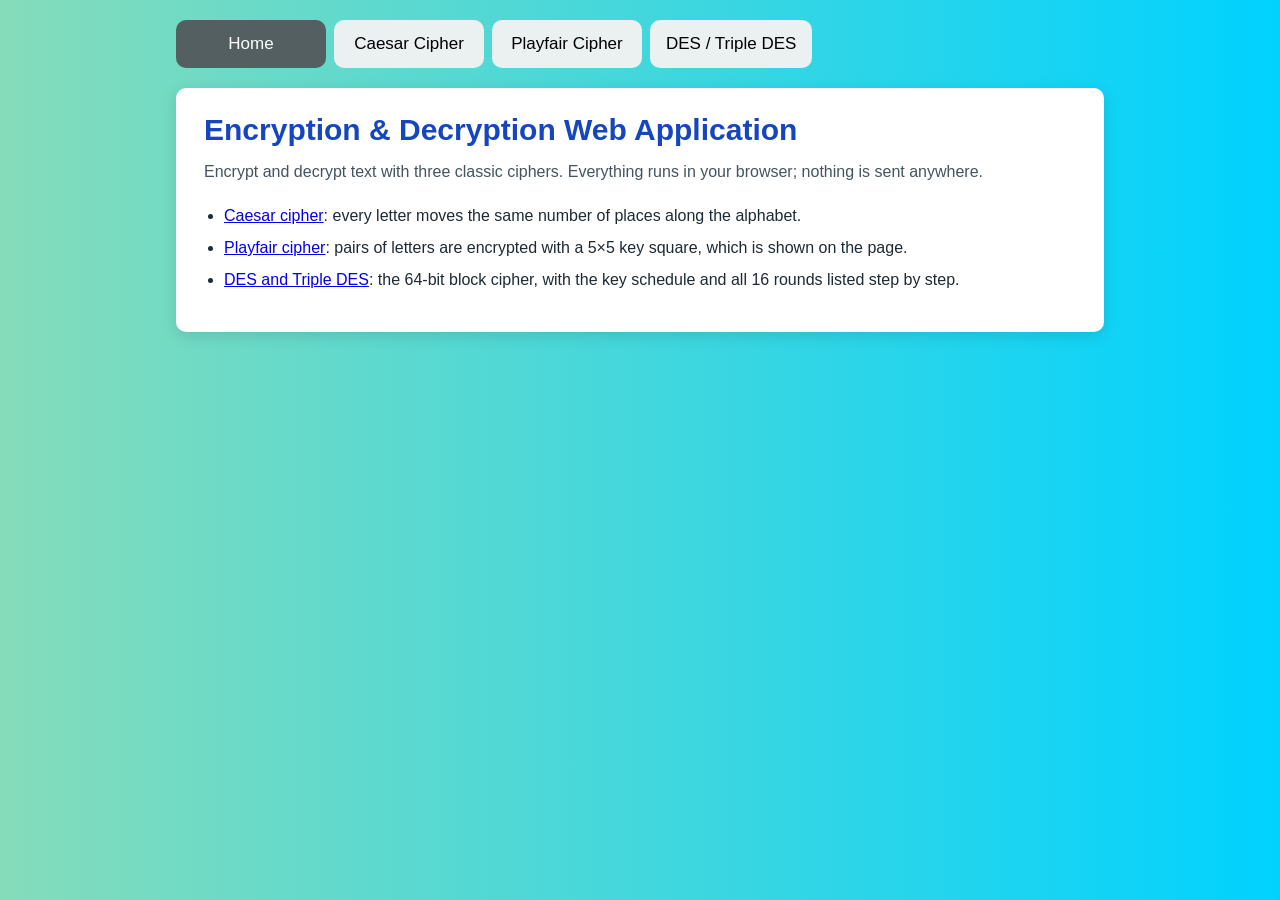
<file: index.html>
<!DOCTYPE html>
<html lang="en">
<head>
	<meta charset="utf-8">
	<meta name="viewport" content="width=device-width, initial-scale=1">
	<title>Encryption &amp; Decryption Web Application</title>
	<link rel="stylesheet" href="css/style.css">
</head>
<body>
	<nav class="site-nav">
		<ul>
			<li><a href="index.html" aria-current="page">Home</a></li>
			<li><a href="caesar-cipher.html">Caesar Cipher</a></li>
			<li><a href="playfair.html">Playfair Cipher</a></li>
			<li><a href="DES.html">DES / Triple DES</a></li>
		</ul>
	</nav>

	<main>
		<h1>Encryption &amp; Decryption Web Application</h1>
		<p class="intro">Encrypt and decrypt text with three classic ciphers. Everything runs in your browser; nothing is sent anywhere.</p>
		<ul class="cipher-list">
			<li><a href="caesar-cipher.html">Caesar cipher</a>: every letter moves the same number of places along the alphabet.</li>
			<li><a href="playfair.html">Playfair cipher</a>: pairs of letters are encrypted with a 5&times;5 key square, which is shown on the page.</li>
			<li><a href="DES.html">DES and Triple DES</a>: the 64-bit block cipher, with the key schedule and all 16 rounds listed step by step.</li>
		</ul>
	</main>
</body>
</html>
</file>
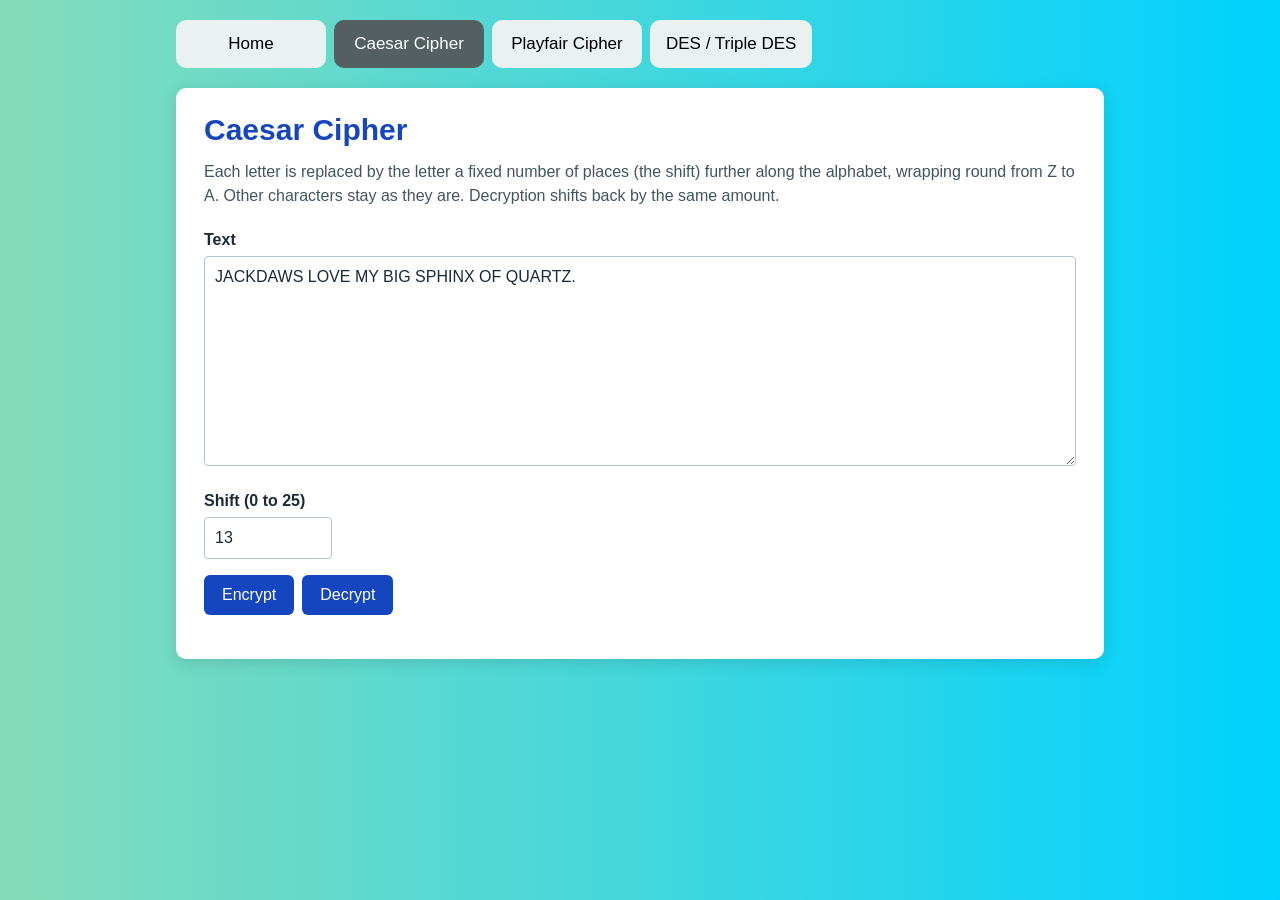
<file: caesar-cipher.html>
<!DOCTYPE html>
<html lang="en">
<head>
	<meta charset="utf-8">
	<meta name="viewport" content="width=device-width, initial-scale=1">
	<title>Caesar Cipher | Encryption &amp; Decryption</title>
	<link rel="stylesheet" href="css/style.css">
	<script src="js/caesar.js"></script>
</head>
<body>
	<nav class="site-nav">
		<ul>
			<li><a href="index.html">Home</a></li>
			<li><a href="caesar-cipher.html" aria-current="page">Caesar Cipher</a></li>
			<li><a href="playfair.html">Playfair Cipher</a></li>
			<li><a href="DES.html">DES / Triple DES</a></li>
		</ul>
	</nav>

	<main>
		<h1>Caesar Cipher</h1>
		<p class="intro">Each letter is replaced by the letter a fixed number of places (the shift) further along the alphabet, wrapping round from Z to A. Other characters stay as they are. Decryption shifts back by the same amount.</p>

		<form action="#" onsubmit="return false;">
			<div class="field">
				<label for="text">Text</label>
				<textarea id="text" rows="8">JACKDAWS LOVE MY BIG SPHINX OF QUARTZ.</textarea>
			</div>
			<div class="field">
				<label for="shift">Shift (0 to 25)</label>
				<input type="number" id="shift" value="13" min="0" max="25">
			</div>
			<div class="buttons">
				<button type="button" onclick="doCrypt(false);">Encrypt</button>
				<button type="button" onclick="doCrypt(true);">Decrypt</button>
			</div>
		</form>
	</main>
</body>
</html>
</file>
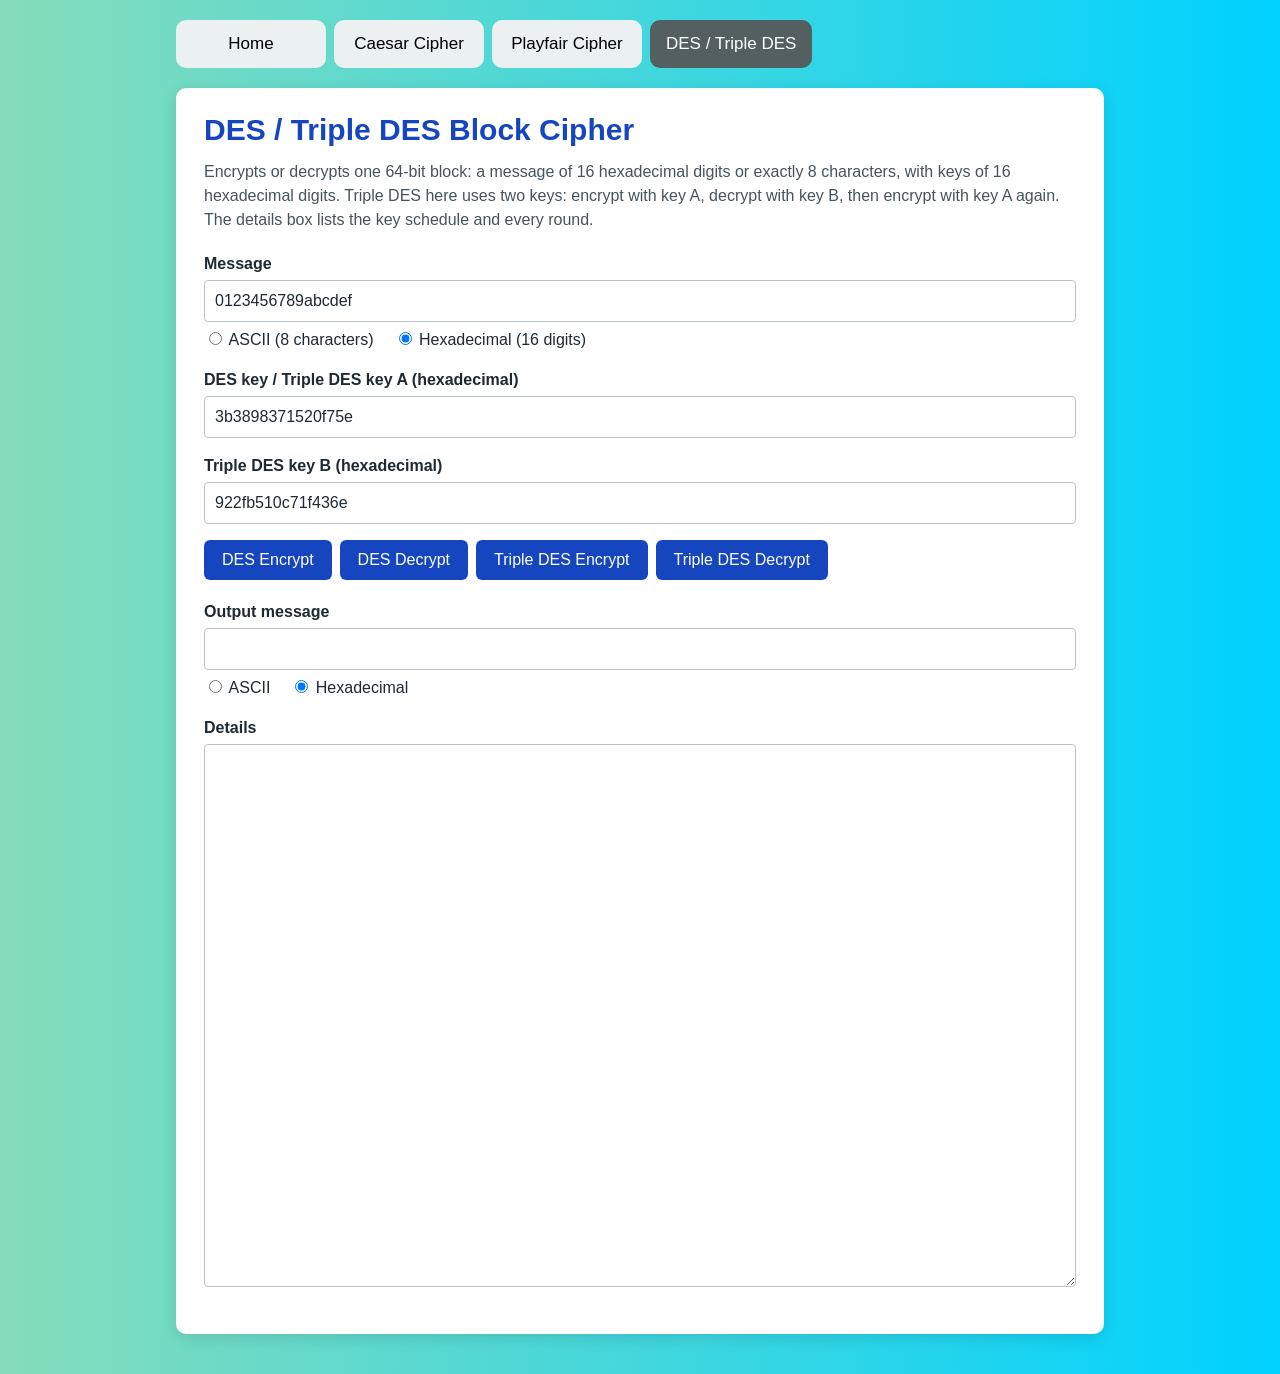
<file: DES.html>
<!DOCTYPE html>
<html lang="en">
<head>
	<meta charset="utf-8">
	<meta name="viewport" content="width=device-width, initial-scale=1">
	<title>DES / Triple DES | Encryption &amp; Decryption</title>
	<link rel="stylesheet" href="css/style.css">
	<script src="js/des.js"></script>
</head>
<body>
	<nav class="site-nav">
		<ul>
			<li><a href="index.html">Home</a></li>
			<li><a href="caesar-cipher.html">Caesar Cipher</a></li>
			<li><a href="playfair.html">Playfair Cipher</a></li>
			<li><a href="DES.html" aria-current="page">DES / Triple DES</a></li>
		</ul>
	</nav>

	<main>
		<h1>DES / Triple DES Block Cipher</h1>
		<p class="intro">Encrypts or decrypts one 64-bit block: a message of 16 hexadecimal digits or exactly 8 characters, with keys of 16 hexadecimal digits. Triple DES here uses two keys: encrypt with key A, decrypt with key B, then encrypt with key A again. The details box lists the key schedule and every round.</p>

		<form name="stuff" action="#" onsubmit="return false;">
			<div class="field">
				<label for="indata">Message</label>
				<input type="text" id="indata" name="indata" class="mono" value="0123456789abcdef" autocomplete="off" spellcheck="false">
				<div class="choices">
					<label><input type="radio" name="intype"> ASCII (8 characters)</label>
					<label><input type="radio" name="intype" checked> Hexadecimal (16 digits)</label>
				</div>
			</div>
			<div class="field">
				<label for="key">DES key / Triple DES key A (hexadecimal)</label>
				<input type="text" id="key" name="key" class="mono" value="3b3898371520f75e" autocomplete="off" spellcheck="false">
			</div>
			<div class="field">
				<label for="keyb">Triple DES key B (hexadecimal)</label>
				<input type="text" id="keyb" name="keyb" class="mono" value="922fb510c71f436e" autocomplete="off" spellcheck="false">
			</div>
			<div class="buttons">
				<button type="button" onclick="do_des(true);">DES Encrypt</button>
				<button type="button" onclick="do_des(false);">DES Decrypt</button>
				<button type="button" onclick="do_tdes(true);">Triple DES Encrypt</button>
				<button type="button" onclick="do_tdes(false);">Triple DES Decrypt</button>
			</div>
			<div class="field">
				<label for="outdata">Output message</label>
				<input type="text" id="outdata" name="outdata" class="mono" readonly>
				<div class="choices">
					<label><input type="radio" name="outtype" onclick="format_DES_output();"> ASCII</label>
					<label><input type="radio" name="outtype" checked onclick="format_DES_output();"> Hexadecimal</label>
				</div>
			</div>
			<div class="field">
				<label for="details">Details</label>
				<textarea id="details" name="details" class="mono" rows="25" wrap="off" readonly spellcheck="false"></textarea>
			</div>
		</form>
	</main>
</body>
</html>
</file>
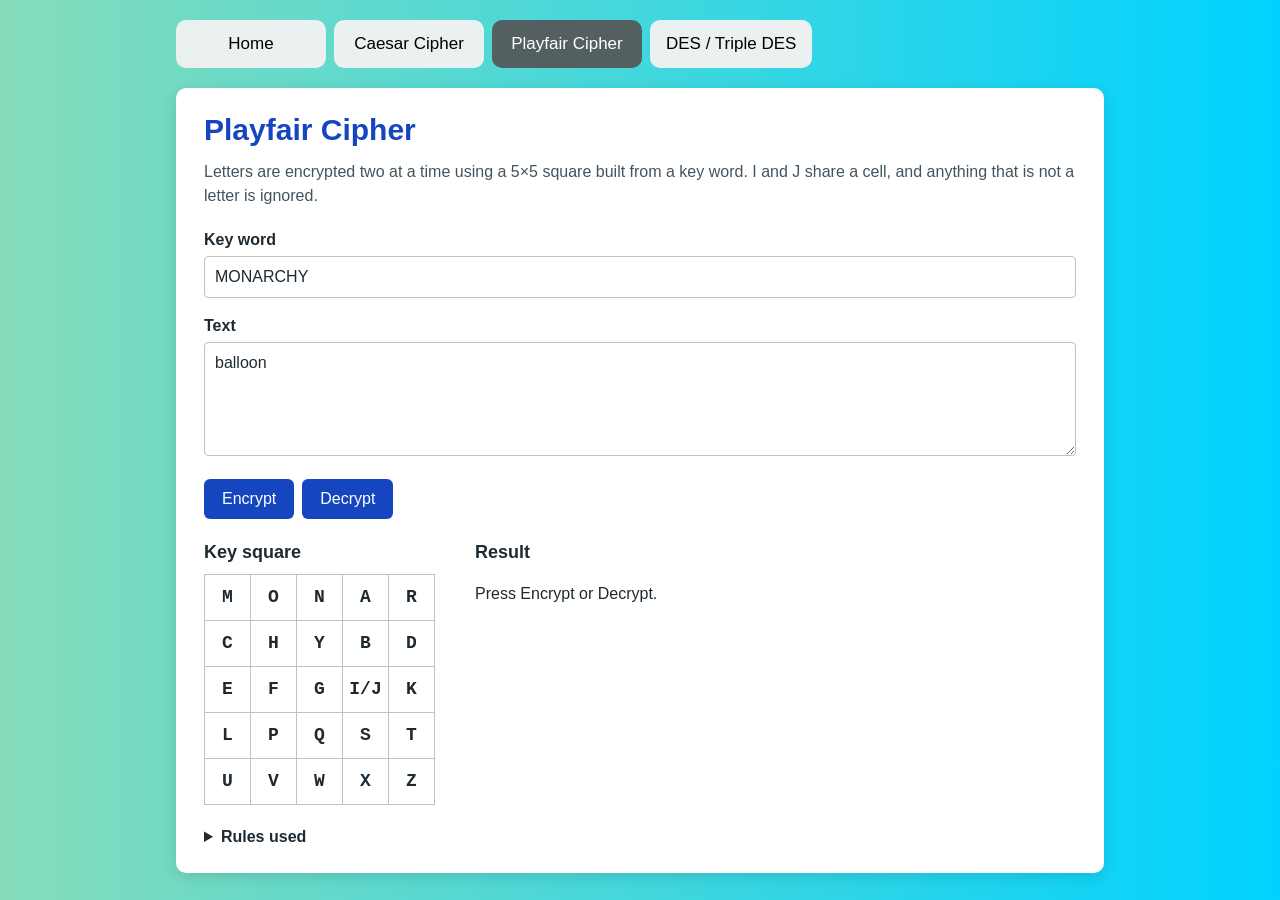
<file: playfair.html>
<!DOCTYPE html>
<html lang="en">
<head>
	<meta charset="utf-8">
	<meta name="viewport" content="width=device-width, initial-scale=1">
	<title>Playfair Cipher | Encryption &amp; Decryption</title>
	<link rel="stylesheet" href="css/style.css">
	<script src="js/playfair.js"></script>
</head>
<body>
	<nav class="site-nav">
		<ul>
			<li><a href="index.html">Home</a></li>
			<li><a href="caesar-cipher.html">Caesar Cipher</a></li>
			<li><a href="playfair.html" aria-current="page">Playfair Cipher</a></li>
			<li><a href="DES.html">DES / Triple DES</a></li>
		</ul>
	</nav>

	<main>
		<h1>Playfair Cipher</h1>
		<p class="intro">Letters are encrypted two at a time using a 5&times;5 square built from a key word. I and J share a cell, and anything that is not a letter is ignored.</p>

		<form action="#" onsubmit="return false;">
			<div class="field">
				<label for="key">Key word</label>
				<input type="text" id="key" value="MONARCHY" autocomplete="off" spellcheck="false" oninput="showSquare();">
			</div>
			<div class="field">
				<label for="text">Text</label>
				<textarea id="text" rows="4" spellcheck="false">balloon</textarea>
			</div>
			<div class="buttons">
				<button type="button" onclick="doPlayfair(false);">Encrypt</button>
				<button type="button" onclick="doPlayfair(true);">Decrypt</button>
			</div>
		</form>

		<div class="playfair-layout">
			<section>
				<h2>Key square</h2>
				<table id="square" class="key-square"></table>
			</section>
			<section aria-live="polite">
				<h2>Result</h2>
				<p id="message">Press Encrypt or Decrypt.</p>
				<dl id="output" hidden>
					<dt id="pairs-label">Plaintext pairs</dt>
					<dd id="pairs" class="mono"></dd>
					<dt id="result-label">Ciphertext</dt>
					<dd id="result" class="mono"></dd>
					<dt id="guess-label" hidden>Best guess without filler letters</dt>
					<dd id="guess" class="mono" hidden></dd>
				</dl>
			</section>
		</div>

		<details class="rules">
			<summary>Rules used</summary>
			<ol>
				<li>Split the text into pairs of letters. If both letters of a pair are the same, put X between them (Q if the letter is X). If one letter is left over at the end, add X (Q after an X).</li>
				<li>Both letters in the same row: replace each with the letter to its right, wrapping round to the start of the row.</li>
				<li>Both letters in the same column: replace each with the letter below it, wrapping round to the top.</li>
				<li>Otherwise: replace each letter with the one in its own row and the other letter&rsquo;s column.</li>
			</ol>
			<p>Decryption does steps 2 to 4 in reverse (left instead of right, up instead of down). The filler letters are still in the decrypted text. The best guess drops an X (or a Q after an X) that sits between two equal letters or at the very end, so it can also drop an X that was really in the message.</p>
		</details>
	</main>
	<script>showSquare();</script>
</body>
</html>
</file>
<file: css/style.css>
/* Shared look for all pages */

* {
	box-sizing: border-box;
}

body {
	margin: 0;
	min-height: 100vh;
	font-family: "Helvetica Neue", Helvetica, Arial, sans-serif;
	font-size: 16px;
	line-height: 1.5;
	color: #1d2a33;
	background: linear-gradient(to left, #00d2ff, #85dcba);
}

/* ---------- navigation buttons ---------- */

.site-nav {
	max-width: 960px;
	margin: 0 auto;
	padding: 20px 16px 0;
}

.site-nav ul {
	display: flex;
	flex-wrap: wrap;
	gap: 8px;
	margin: 0;
	padding: 0;
	list-style: none;
}

.site-nav a {
	display: block;
	min-width: 150px;
	padding: 0 16px;
	border-radius: 10px;
	background: #ebf0f0;
	color: #000;
	font-family: Verdana, Geneva, sans-serif;
	font-size: 17px;
	line-height: 48px;
	text-align: center;
	text-decoration: none;
}

.site-nav a:hover,
.site-nav a:focus-visible,
.site-nav a[aria-current="page"] {
	background: #535f61;
	color: #fff;
}

/* ---------- page content ---------- */

main {
	width: calc(100% - 32px);
	max-width: 928px;
	margin: 20px auto 40px;
	padding: 24px 28px;
	border-radius: 10px;
	background: #fff;
	box-shadow: 0 4px 16px rgba(0, 0, 0, 0.12);
}

h1 {
	margin: 0 0 12px;
	color: #1546c0;
	font-size: 30px;
	line-height: 1.2;
}

h2 {
	margin: 0 0 8px;
	font-size: 18px;
}

.intro {
	margin: 0 0 20px;
	color: #44545e;
}

.cipher-list {
	padding-left: 20px;
}

.cipher-list li {
	margin-bottom: 8px;
}

/* ---------- forms ---------- */

.field {
	margin: 0 0 16px;
}

.field > label {
	display: block;
	margin-bottom: 4px;
	font-weight: bold;
}

input[type="text"],
input[type="number"],
textarea {
	width: 100%;
	padding: 8px 10px;
	border: 1px solid #b8c4ca;
	border-radius: 4px;
	font: inherit;
	color: inherit;
}

input[type="number"] {
	width: 8em;
}

textarea {
	resize: vertical;
}

.mono {
	font-family: Consolas, "Courier New", monospace;
}

#details {
	font-size: 14px;
}

.choices {
	display: flex;
	flex-wrap: wrap;
	gap: 4px 20px;
	margin-top: 6px;
}

.buttons {
	display: flex;
	flex-wrap: wrap;
	gap: 8px;
	margin: 0 0 20px;
}

button {
	padding: 8px 18px;
	border: 0;
	border-radius: 6px;
	background: #1546c0;
	color: #fff;
	font: inherit;
	cursor: pointer;
}

button:hover {
	background: #0f3796;
}

button:focus-visible,
.site-nav a:focus-visible {
	outline: 3px solid #0b7a99;
	outline-offset: 2px;
}

.error {
	color: #b42318;
	font-weight: bold;
}

/* ---------- Playfair ---------- */

.playfair-layout {
	display: flex;
	flex-wrap: wrap;
	gap: 24px 40px;
	margin-bottom: 20px;
}

.playfair-layout > section {
	flex: 1 1 280px;
}

.playfair-layout > section:first-child {
	flex: 0 0 auto;
}

.key-square {
	border-collapse: collapse;
}

.key-square td {
	width: 46px;
	height: 46px;
	border: 1px solid #b8c4ca;
	font-family: Consolas, "Courier New", monospace;
	font-size: 18px;
	font-weight: bold;
	text-align: center;
}

#output dt {
	margin-top: 10px;
	font-weight: bold;
}

#output dd {
	margin: 2px 0 0;
	font-size: 18px;
	letter-spacing: 0.04em;
	overflow-wrap: anywhere;
}

.rules summary {
	font-weight: bold;
	cursor: pointer;
}

/* ---------- small screens ---------- */

@media (max-width: 600px) {
	.site-nav li {
		flex: 1 1 40%;
	}

	.site-nav a {
		min-width: 0;
		font-size: 15px;
	}

	main {
		padding: 16px;
	}

	h1 {
		font-size: 24px;
	}
}
</file>
